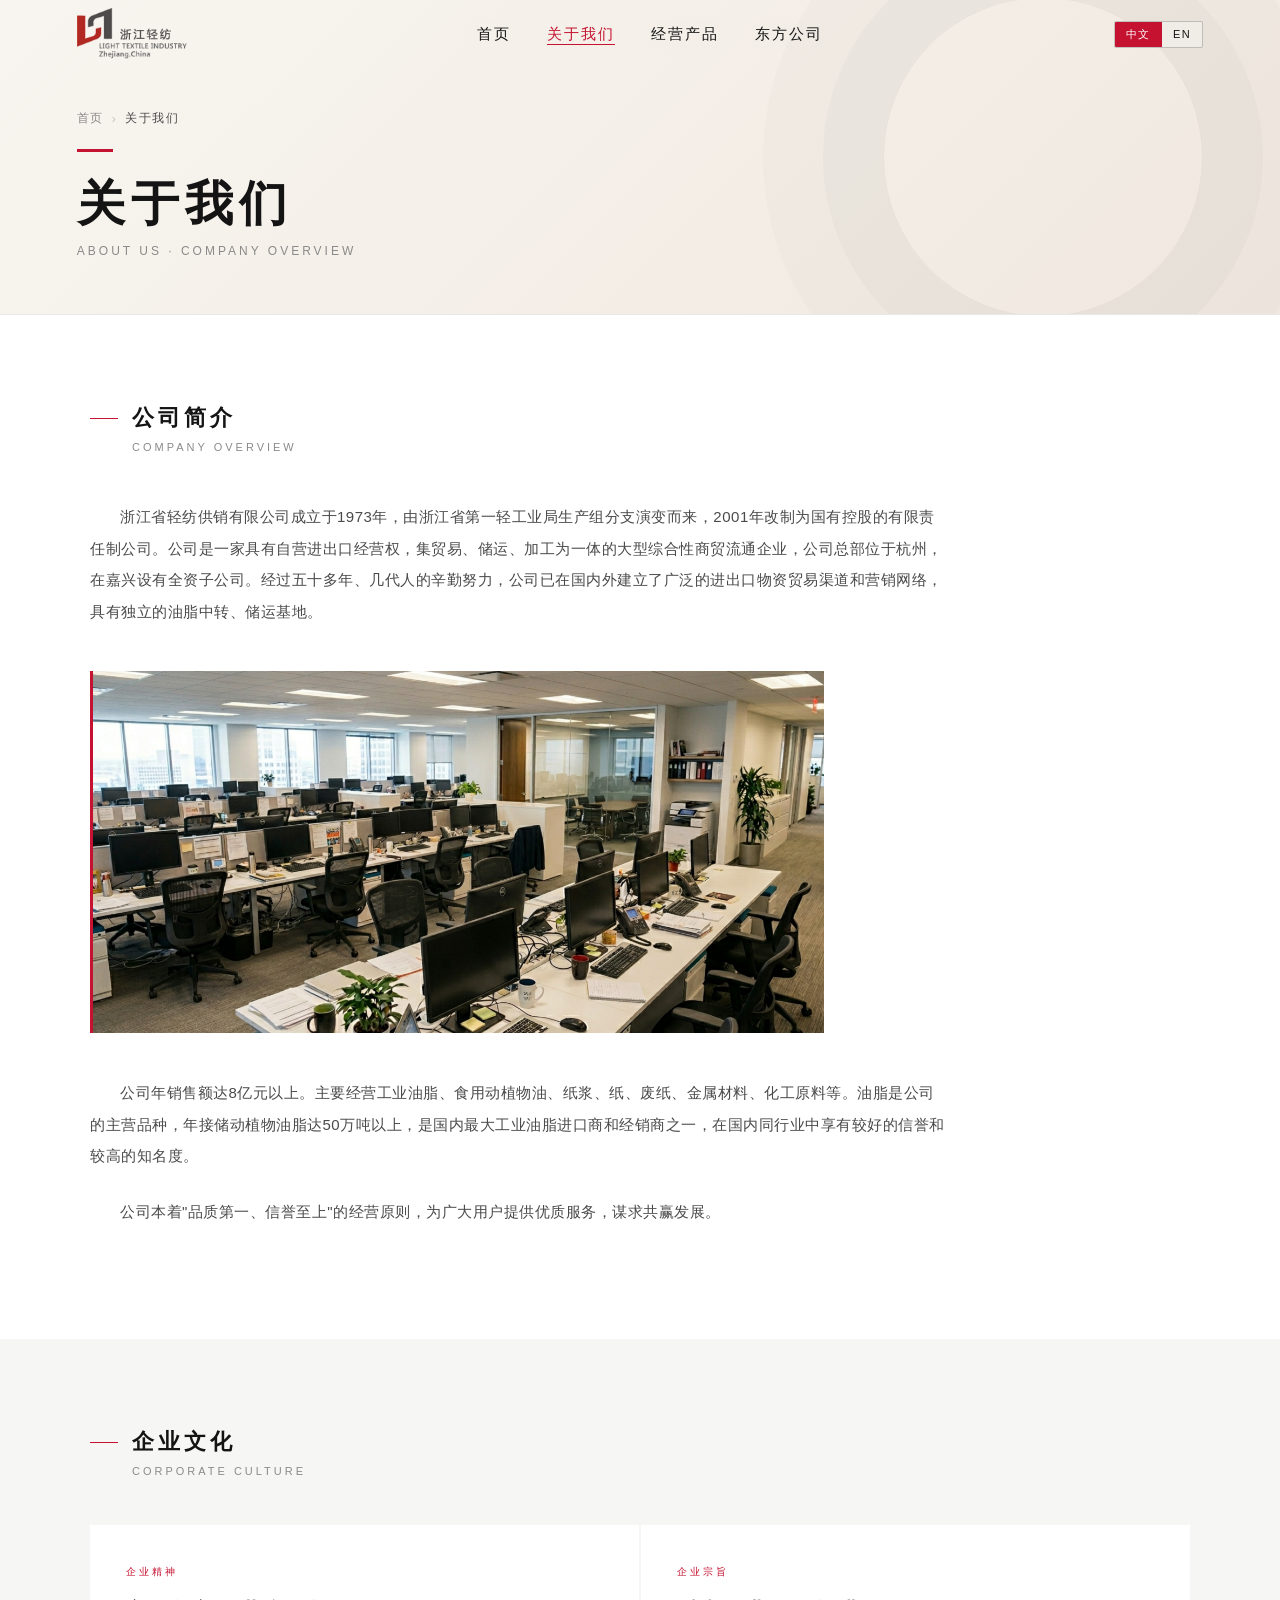
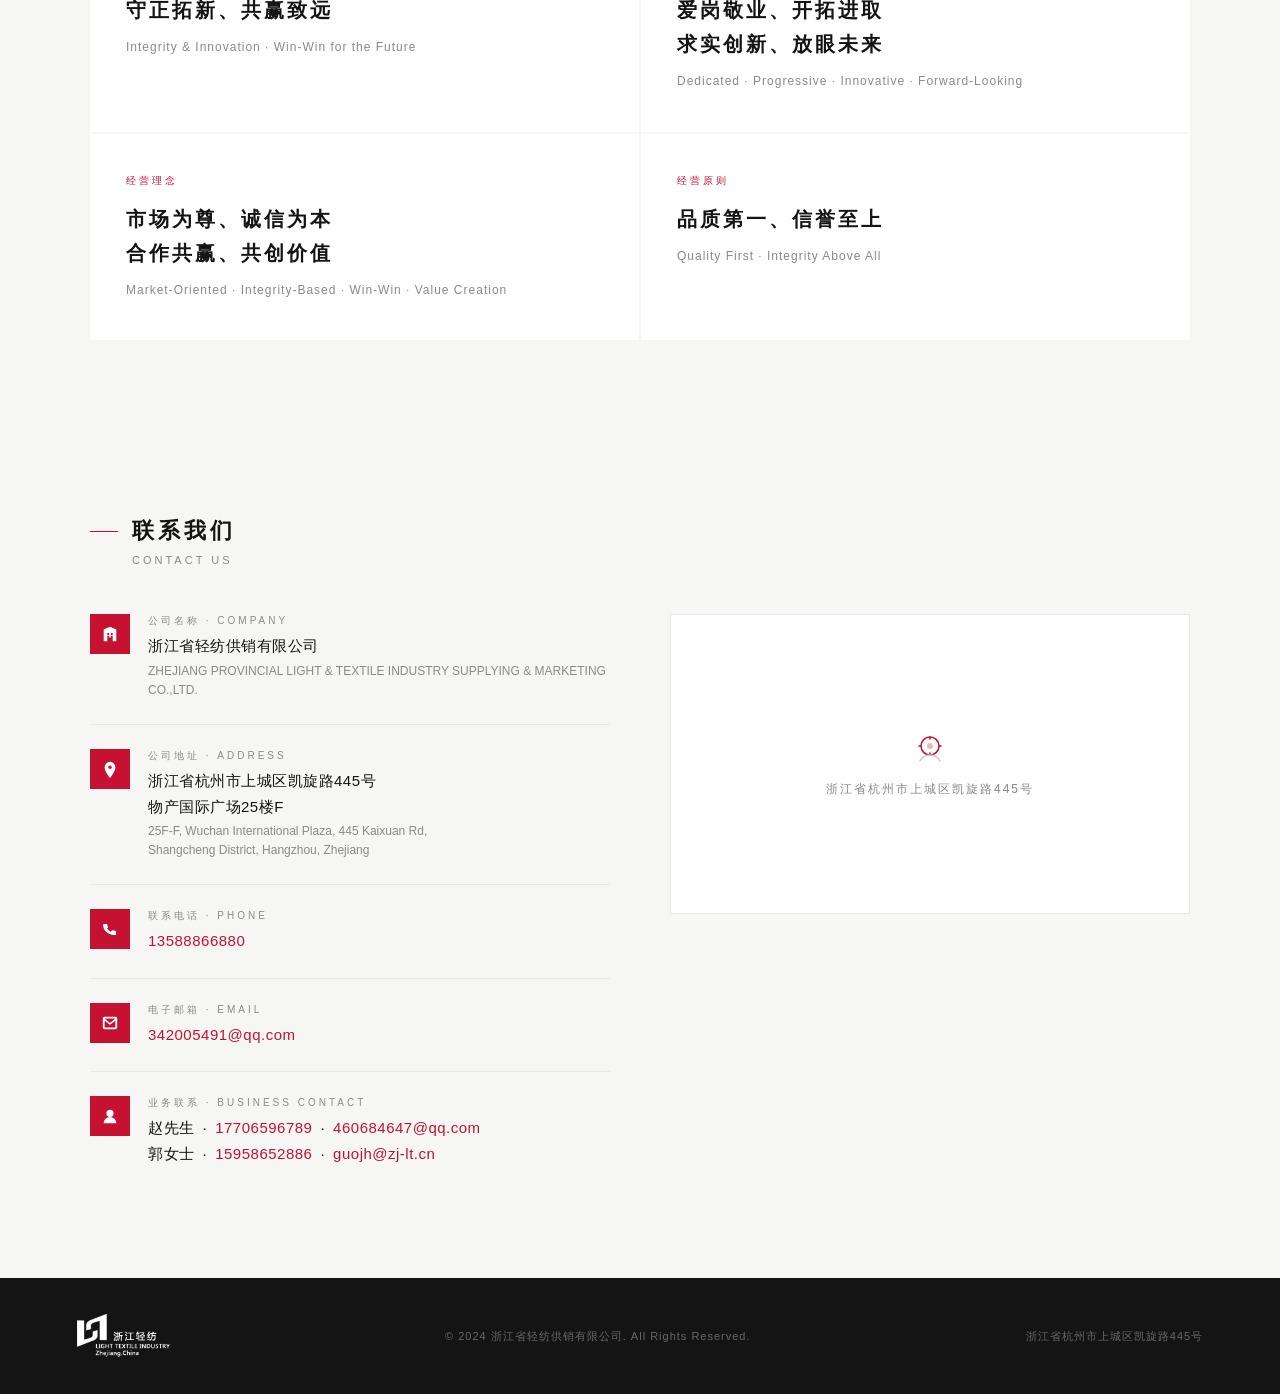
<file: about.html>
<!DOCTYPE html>
<html lang="zh-CN">
<head>
  <meta charset="UTF-8" />
  <meta name="viewport" content="width=device-width, initial-scale=1.0" />
  <title>关于我们 | 浙江省轻纺供销有限公司</title>
  <link rel="stylesheet" href="style.css" />
</head>
<body>

<!-- ════════════════════════════ NAV ════════════════════════════ -->
<nav id="nav">
  <a class="logo" href="index.html">
    <img class="logo-img" src="images/logo-2.png" alt="浙江轻纺 Light Textile Industry" />
  </a>

  <ul class="nav-links">
    <li><a href="index.html"          data-i18n="nav_home"></a></li>
    <li><a href="about.html"          data-i18n="nav_about" class="nav-active"></a></li>
    <li><a href="index.html#business" data-i18n="nav_products"></a></li>
    <li><a href="dongfang.html"       data-i18n="nav_dongfang"></a></li>
  </ul>

  <div style="display:flex;align-items:center;gap:20px">
    <div class="lang-toggle">
      <button id="btn-cn" class="active" onclick="setLang('cn')">中文</button>
      <button id="btn-en"               onclick="setLang('en')">EN</button>
    </div>
    <div class="hamburger" id="ham" onclick="toggleMenu()">
      <span></span><span></span><span></span>
    </div>
  </div>
</nav>

<div class="mobile-menu" id="mobileMenu">
  <a href="index.html"          onclick="toggleMenu()" data-i18n="nav_home"></a>
  <a href="about.html"          onclick="toggleMenu()" data-i18n="nav_about"></a>
  <a href="index.html#business" onclick="toggleMenu()" data-i18n="nav_products"></a>
  <a href="#"                   onclick="toggleMenu()" data-i18n="nav_dongfang"></a>
</div>

<!-- ════════════════════════════ BANNER ════════════════════════════ -->
<div class="page-banner">
  <div class="breadcrumb">
    <a href="index.html" data-i18n="nav_home"></a>
    <span>›</span>
    <span data-i18n="nav_about"></span>
  </div>
  <div class="red-bar"></div>
  <h1 data-i18n="nav_about"></h1>
  <p  data-i18n="about_banner_en"></p>
</div>

<!-- ════════════════════════════ 公司简介 ════════════════════════════ -->
<div class="a-section" id="intro">
  <div class="a-section-inner">
    <div class="a-head rv">
      <div class="a-tag"><span data-i18n="tab_intro"></span></div>
      <p class="a-tag-en" data-i18n="tab_intro_en"></p>
    </div>

    <div class="intro-body">
      <p class="rv" data-i18n="intro_p1"></p>

      <div class="intro-img rv">
        <img src="images/office.png" alt="浙江省轻纺供销有限公司办公环境" style="width:66.67%;display:block;" />
      </div>

      <p class="rv" data-i18n="intro_p2"></p>
      <p class="rv" data-i18n="intro_p3"></p>
    </div>
  </div>
</div>

<!-- ════════════════════════════ 企业文化 ════════════════════════════ -->
<div class="a-section a-section-alt" id="culture">
  <div class="a-section-inner">
    <div class="a-head rv">
      <div class="a-tag"><span data-i18n="tab_culture"></span></div>
      <p class="a-tag-en" data-i18n="tab_culture_en"></p>
    </div>

    <div class="culture-grid">
      <div class="culture-card rv d1">
        <div class="culture-label" data-i18n="cult1_lbl"></div>
        <div class="culture-value" data-i18n="cult1_val"></div>
        <div class="culture-value-en" data-i18n="cult1_en"></div>
      </div>
      <div class="culture-card rv d2">
        <div class="culture-label" data-i18n="cult2_lbl"></div>
        <div class="culture-value" data-i18n="cult2_val"></div>
        <div class="culture-value-en" data-i18n="cult2_en"></div>
      </div>
      <div class="culture-card rv d3">
        <div class="culture-label" data-i18n="cult3_lbl"></div>
        <div class="culture-value" data-i18n="cult3_val"></div>
        <div class="culture-value-en" data-i18n="cult3_en"></div>
      </div>
      <div class="culture-card rv d4">
        <div class="culture-label" data-i18n="cult4_lbl"></div>
        <div class="culture-value" data-i18n="cult4_val"></div>
        <div class="culture-value-en" data-i18n="cult4_en"></div>
      </div>
    </div>
  </div>
</div>

<!-- ════════════════════════════ 发展历程 (暂时隐藏，之后可能恢复) ════════════════════════════ -->
<!--
<div class="a-section" id="history">
  <div class="a-section-inner">
    <div class="a-head rv">
      <div class="a-tag"><span data-i18n="tab_history"></span></div>
      <p class="a-tag-en" data-i18n="tab_history_en"></p>
    </div>

    <div class="timeline">
      <div class="tl-item rv d1">
        <div class="tl-dot"></div>
        <div class="tl-year">1973.12</div>
        <div class="tl-text" data-i18n="tl1"></div>
      </div>
      <div class="tl-item rv d2">
        <div class="tl-dot"></div>
        <div class="tl-year">1977.08</div>
        <div class="tl-text" data-i18n="tl2"></div>
      </div>
      <div class="tl-item rv d1">
        <div class="tl-dot"></div>
        <div class="tl-year">1981.09</div>
        <div class="tl-text" data-i18n="tl3"></div>
      </div>
      <div class="tl-item rv d2">
        <div class="tl-dot"></div>
        <div class="tl-year">1985.02</div>
        <div class="tl-text" data-i18n="tl4"></div>
      </div>
      <div class="tl-item rv d1">
        <div class="tl-dot"></div>
        <div class="tl-year">1986.11</div>
        <div class="tl-text" data-i18n="tl5"></div>
      </div>
      <div class="tl-item rv d2">
        <div class="tl-dot"></div>
        <div class="tl-year">1990.09</div>
        <div class="tl-text" data-i18n="tl6"></div>
      </div>
      <div class="tl-item rv d1">
        <div class="tl-dot"></div>
        <div class="tl-year">2001</div>
        <div class="tl-text" data-i18n="tl7"></div>
      </div>
      <div class="tl-item rv d2">
        <div class="tl-dot"></div>
        <div class="tl-year">2024</div>
        <div class="tl-text" data-i18n="tl8"></div>
      </div>
    </div>
  </div>
</div>
-->

<!-- ════════════════════════════ 联系我们 ════════════════════════════ -->
<div class="a-section a-section-alt" id="contact">
  <div class="a-section-inner">
    <div class="a-head rv">
      <div class="a-tag"><span data-i18n="tab_contact"></span></div>
      <p class="a-tag-en" data-i18n="tab_contact_en"></p>
    </div>

    <div class="contact-panel-grid">
      <div class="c-items">
        <div class="cp-item rv d1">
          <div class="cp-icon">
            <svg width="18" height="18" viewBox="0 0 20 20" fill="currentColor">
              <path d="M3 18V5l7-3 7 3v13h-4v-4H7v4H3Zm4-7h2V9H7v2Zm4 0h2V9h-2v2Zm-4 3h2v-2H7v2Zm4 0h2v-2h-2v2Z"/>
            </svg>
          </div>
          <div>
            <p class="cp-lbl" data-i18n="c_company_lbl"></p>
            <p class="cp-val" data-i18n="c_company_val"></p>
            <p class="cp-val-en" data-i18n="c_company_en"></p>
          </div>
        </div>
        <div class="cp-item rv d2">
          <div class="cp-icon">
            <svg width="18" height="18" viewBox="0 0 20 20" fill="currentColor">
              <path d="M10 2a6 6 0 0 0-6 6c0 4.5 6 12 6 12s6-7.5 6-12a6 6 0 0 0-6-6Zm0 8a2 2 0 1 1 0-4 2 2 0 0 1 0 4Z"/>
            </svg>
          </div>
          <div>
            <p class="cp-lbl" data-i18n="c_addr_lbl"></p>
            <p class="cp-val" data-i18n="c_addr_val"></p>
            <p class="cp-val-en" data-i18n="c_addr_en"></p>
          </div>
        </div>
        <div class="cp-item rv d1">
          <div class="cp-icon">
            <svg width="18" height="18" viewBox="0 0 20 20" fill="currentColor">
              <path d="M6.6 8.8c.9 1.8 2.4 3.3 4.2 4.2l1.4-1.4c.2-.2.5-.3.7-.1 1 .3 2.1.5 3.1.5.4 0 .7.3.7.7V16c0 .4-.3.7-.7.7C7.5 16.7 2.3 11.5 2.3 5.2 2.3 4.8 2.6 4.5 3 4.5h3.5c.4 0 .7.3.7.7 0 1.1.2 2.1.5 3.1.1.2 0 .5-.1.7L6.6 8.8Z"/>
            </svg>
          </div>
          <div>
            <p class="cp-lbl" data-i18n="c_tel_lbl"></p>
            <p class="cp-val"><a href="tel:13588866880">13588866880</a></p>
          </div>
        </div>
        <div class="cp-item rv d2">
          <div class="cp-icon">
            <svg width="18" height="18" viewBox="0 0 20 20" fill="currentColor">
              <path d="M2 5a2 2 0 0 1 2-2h12a2 2 0 0 1 2 2v10a2 2 0 0 1-2 2H4a2 2 0 0 1-2-2V5Zm2 0 6 5 6-5H4Zm0 2.5V15h12V7.5L10 12 4 7.5Z"/>
            </svg>
          </div>
          <div>
            <p class="cp-lbl" data-i18n="c_email_lbl"></p>
            <p class="cp-val"><a href="mailto:342005491@qq.com">342005491@qq.com</a></p>
          </div>
        </div>
        <div class="cp-item rv d1" style="border-bottom:none">
          <div class="cp-icon">
            <svg width="18" height="18" viewBox="0 0 20 20" fill="currentColor">
              <path d="M10 11a4 4 0 1 0 0-8 4 4 0 0 0 0 8Zm-7 7a7 7 0 0 1 14 0H3Z"/>
            </svg>
          </div>
          <div>
            <p class="cp-lbl" data-i18n="c_biz_contact_lbl"></p>
            <p class="cp-val"><span data-i18n="c_biz_contact_name"></span>&ensp;·&ensp;<a href="tel:17706596789">17706596789</a>&ensp;·&ensp;<a href="mailto:460684647@qq.com">460684647@qq.com</a></p>
            <p class="cp-val"><span data-i18n="c_biz_contact_name2"></span>&ensp;·&ensp;<a href="tel:15958652886">15958652886</a>&ensp;·&ensp;<a href="mailto:guojh@zj-lt.cn">guojh@zj-lt.cn</a></p>
          </div>
        </div>
      </div>

      <div class="rv d2" style="display:flex;flex-direction:column;gap:0">
        <div class="map-placeholder">
          <svg width="36" height="36" viewBox="0 0 36 36" fill="none">
            <circle cx="18" cy="15" r="9" stroke="#C41230" stroke-width="1.5"/>
            <path d="M18 6v2M18 22v2M9 15H7M29 15h-2" stroke="#C41230" stroke-width="1.5" stroke-linecap="round"/>
            <circle cx="18" cy="15" r="3" fill="#C41230" opacity=".3"/>
            <path d="M8 30c2-4 5-6 10-6s8 2 10 6" stroke="#ccc" stroke-width="1.5" stroke-linecap="round"/>
          </svg>
          <span data-i18n="map_hint"></span>
        </div>
      </div>
    </div>
  </div>
</div>

<!-- ════════════════════════════ FOOTER ════════════════════════════ -->
<footer>
  <div class="f-logo"><img src="images/logo-2.png" alt="浙江轻纺" style="height:44px;width:auto;filter:brightness(0) invert(1);display:block;" /></div>
  <div class="f-copy" data-i18n="footer_copy"></div>
  <div class="f-addr" data-i18n="footer_addr"></div>
</footer>

<script src="main.js"></script>
</body>
</html>
</file>
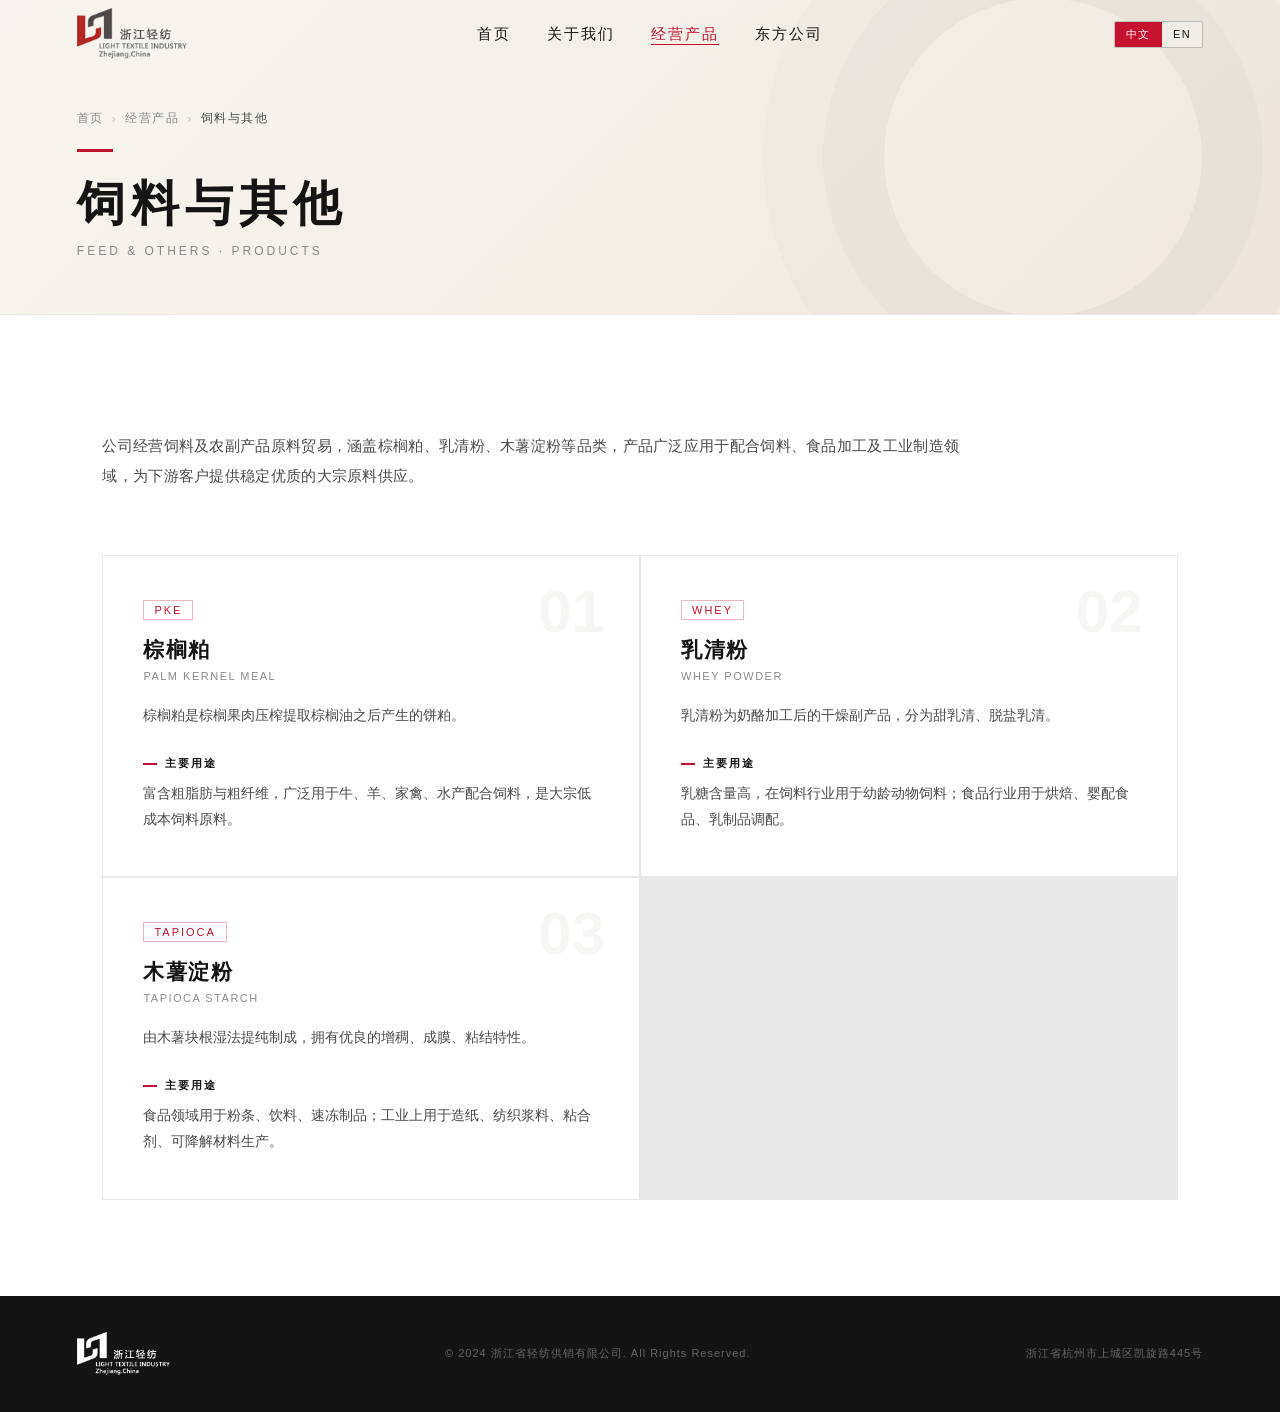
<file: feed.html>
<!DOCTYPE html>
<html lang="zh-CN">
<head>
  <meta charset="UTF-8" />
  <meta name="viewport" content="width=device-width, initial-scale=1.0" />
  <title>饲料与其他 | 浙江省轻纺供销有限公司</title>
  <link rel="stylesheet" href="style.css" />
  <style>
    .oils-section {
      padding: 84px 8% 96px;
      background: var(--white);
    }
    .oils-lead {
      max-width: 860px;
      margin: 32px 0 64px;
      font-size: 15px;
      line-height: 2;
      color: var(--gray);
      letter-spacing: .3px;
    }
    .prod-grid {
      display: grid;
      grid-template-columns: repeat(2, 1fr);
      gap: 2px;
      background: var(--line);
      border: 1px solid var(--line);
    }
    .prod-card {
      background: var(--white);
      padding: 44px 40px;
      position: relative;
      overflow: hidden;
      transition: background .4s var(--ease);
    }
    .prod-card::before {
      content: '';
      position: absolute; top: 0; left: 0;
      width: 3px; height: 0;
      background: var(--red);
      transition: height .5s var(--ease);
    }
    .prod-card:hover { background: #fcfbfa; }
    .prod-card:hover::before { height: 100%; }
    .prod-idx {
      position: absolute; top: 26px; right: 34px;
      font-size: 60px; font-weight: 700;
      color: var(--bg); line-height: 1;
      user-select: none;
      transition: color .4s;
    }
    .prod-card:hover .prod-idx { color: rgba(196,18,48,.06); }
    .prod-code {
      display: inline-block;
      font-size: 11px; letter-spacing: 2px;
      color: var(--red);
      border: 1px solid rgba(196,18,48,.3);
      padding: 3px 10px;
      margin-bottom: 16px;
    }
    .prod-name {
      font-size: 21px; font-weight: 700;
      letter-spacing: 1.5px;
      color: var(--ink);
      margin-bottom: 6px;
    }
    .prod-name-en {
      font-size: 11px; letter-spacing: 1.5px;
      color: var(--muted); text-transform: uppercase;
      margin-bottom: 20px;
    }
    .prod-intro {
      font-size: 14px; color: var(--gray);
      line-height: 1.9;
      margin-bottom: 22px;
    }
    .prod-use-lbl {
      display: inline-flex; align-items: center; gap: 8px;
      font-size: 11px; letter-spacing: 2px;
      color: var(--ink); font-weight: 700;
      text-transform: uppercase;
      margin-bottom: 10px;
    }
    .prod-use-lbl::before {
      content: '';
      width: 14px; height: 2px;
      background: var(--red);
    }
    .prod-use {
      font-size: 13.5px; color: var(--gray);
      line-height: 1.9;
    }
    @media (max-width: 800px) {
      .prod-grid { grid-template-columns: 1fr; }
      .prod-card { padding: 36px 28px; }
    }
  </style>
</head>
<body>

<!-- ════════════════════════════ NAV ════════════════════════════ -->
<nav id="nav">
  <a class="logo" href="index.html">
    <img class="logo-img" src="images/logo-2.png" alt="浙江轻纺 Light Textile Industry" />
  </a>

  <ul class="nav-links">
    <li><a href="index.html"          data-i18n="nav_home"></a></li>
    <li><a href="about.html"          data-i18n="nav_about"></a></li>
    <li><a href="index.html#business" data-i18n="nav_products" class="nav-active"></a></li>
    <li><a href="dongfang.html"       data-i18n="nav_dongfang"></a></li>
  </ul>

  <div style="display:flex;align-items:center;gap:20px">
    <div class="lang-toggle">
      <button id="btn-cn" class="active" onclick="setLang('cn')">中文</button>
      <button id="btn-en"               onclick="setLang('en')">EN</button>
    </div>
    <div class="hamburger" id="ham" onclick="toggleMenu()">
      <span></span><span></span><span></span>
    </div>
  </div>
</nav>

<div class="mobile-menu" id="mobileMenu">
  <a href="index.html"          onclick="toggleMenu()" data-i18n="nav_home"></a>
  <a href="about.html"          onclick="toggleMenu()" data-i18n="nav_about"></a>
  <a href="index.html#business" onclick="toggleMenu()" data-i18n="nav_products"></a>
  <a href="dongfang.html"       onclick="toggleMenu()" data-i18n="nav_dongfang"></a>
</div>

<!-- ════════════════════════════ BANNER ════════════════════════════ -->
<div class="page-banner">
  <div class="breadcrumb">
    <a href="index.html" data-i18n="nav_home"></a>
    <span>›</span>
    <a href="index.html#business" data-i18n="nav_products"></a>
    <span>›</span>
    <span data-i18n="biz3_name"></span>
  </div>
  <div class="red-bar"></div>
  <h1 data-i18n="biz3_name"></h1>
  <p  data-i18n="feed_banner_en"></p>
</div>

<!-- ════════════════════════════ 产品 ════════════════════════════ -->
<div class="oils-section">
  <p class="oils-lead rv" data-i18n="feed_intro"></p>

  <div class="prod-grid">
    <div class="prod-card rv">
      <div class="prod-idx">01</div>
      <span class="prod-code" data-i18n="f1_code"></span>
      <h3 class="prod-name" data-i18n="f1_name"></h3>
      <p class="prod-name-en" data-i18n="f1_name_en"></p>
      <p class="prod-intro" data-i18n="f1_intro"></p>
      <div class="prod-use-lbl" data-i18n="feed_use_lbl"></div>
      <p class="prod-use" data-i18n="f1_use"></p>
    </div>
    <div class="prod-card rv">
      <div class="prod-idx">02</div>
      <span class="prod-code" data-i18n="f2_code"></span>
      <h3 class="prod-name" data-i18n="f2_name"></h3>
      <p class="prod-name-en" data-i18n="f2_name_en"></p>
      <p class="prod-intro" data-i18n="f2_intro"></p>
      <div class="prod-use-lbl" data-i18n="feed_use_lbl"></div>
      <p class="prod-use" data-i18n="f2_use"></p>
    </div>
    <div class="prod-card rv">
      <div class="prod-idx">03</div>
      <span class="prod-code" data-i18n="f3_code"></span>
      <h3 class="prod-name" data-i18n="f3_name"></h3>
      <p class="prod-name-en" data-i18n="f3_name_en"></p>
      <p class="prod-intro" data-i18n="f3_intro"></p>
      <div class="prod-use-lbl" data-i18n="feed_use_lbl"></div>
      <p class="prod-use" data-i18n="f3_use"></p>
    </div>
  </div>
</div>

<!-- ════════════════════════════ FOOTER ════════════════════════════ -->
<footer>
  <div class="f-logo"><img src="images/logo-2.png" alt="浙江轻纺" style="height:44px;width:auto;filter:brightness(0) invert(1);display:block;" /></div>
  <div class="f-copy" data-i18n="footer_copy"></div>
  <div class="f-addr" data-i18n="footer_addr"></div>
</footer>

<script src="main.js"></script>
</body>
</html>
</file>
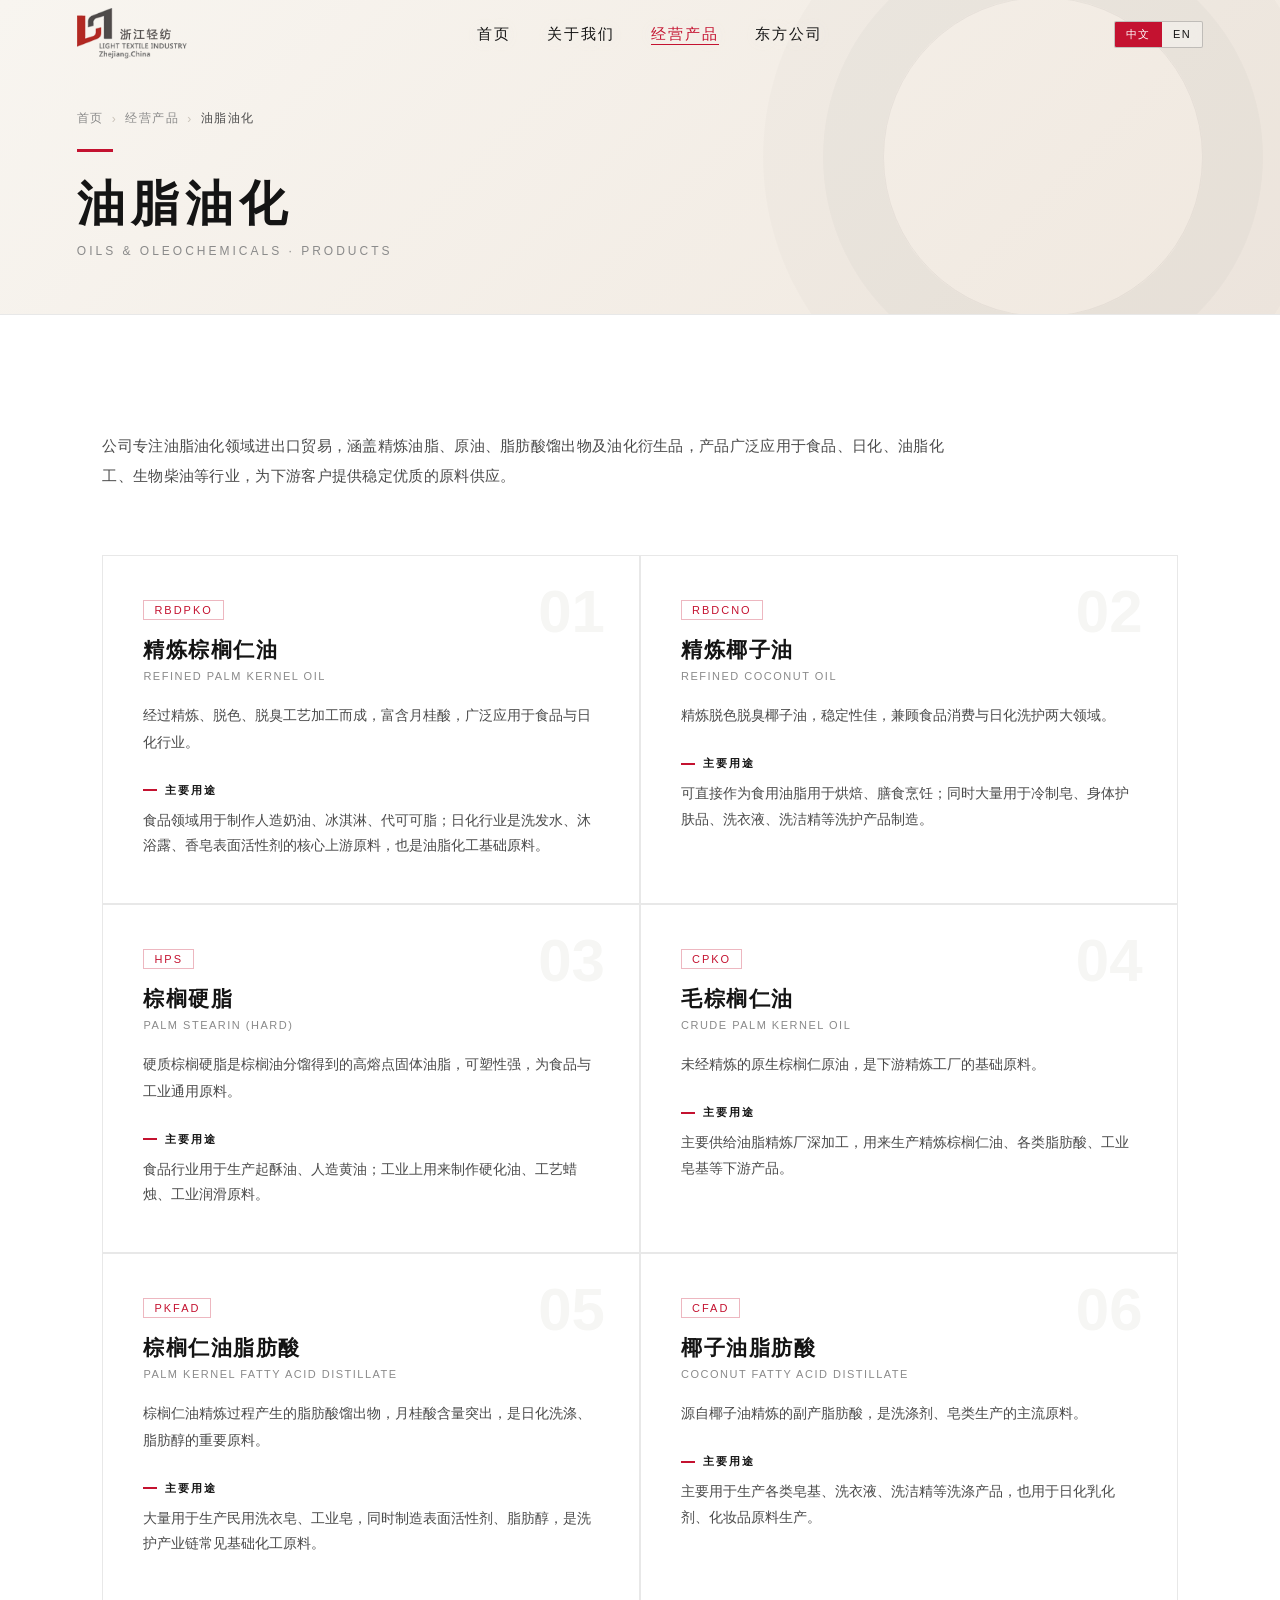
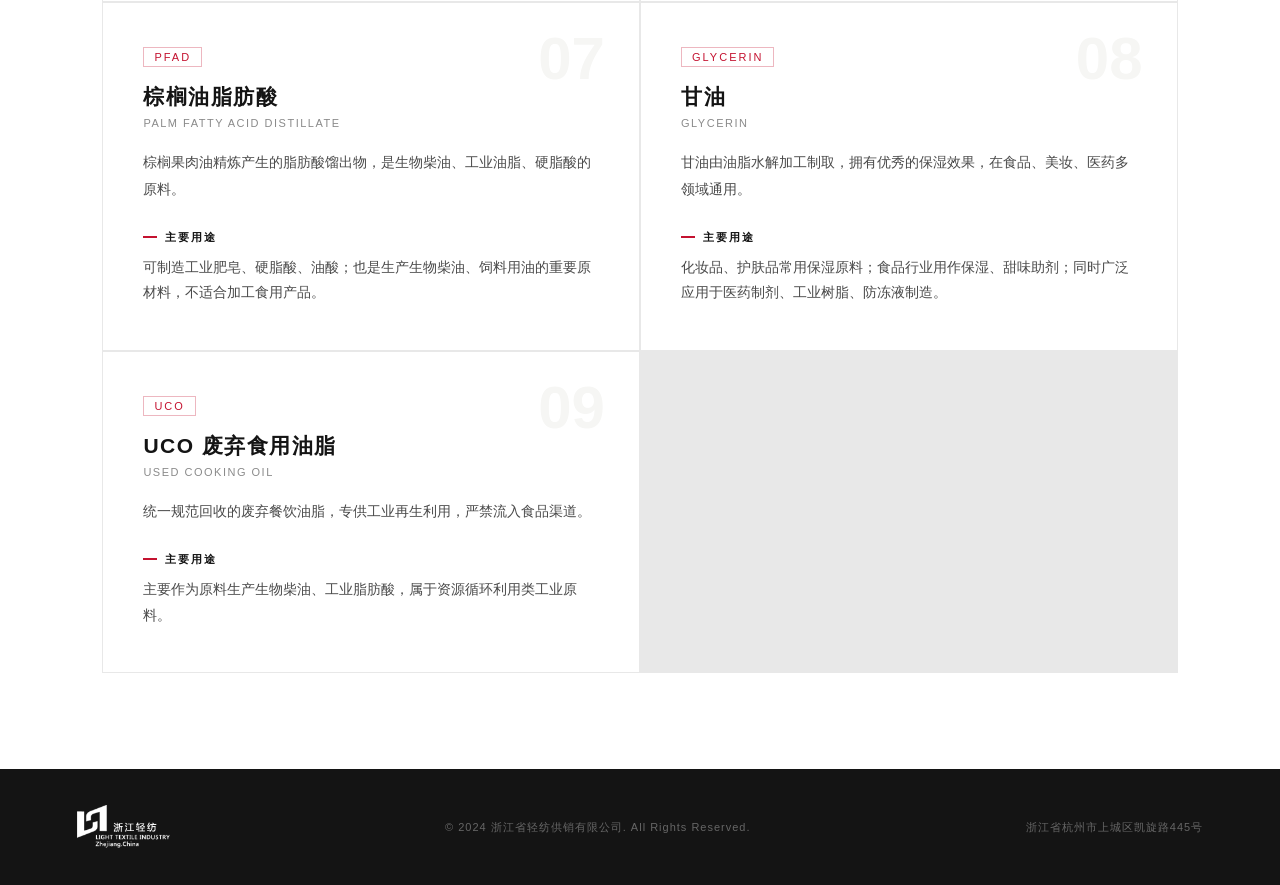
<file: oils.html>
<!DOCTYPE html>
<html lang="zh-CN">
<head>
  <meta charset="UTF-8" />
  <meta name="viewport" content="width=device-width, initial-scale=1.0" />
  <title>油脂油化 | 浙江省轻纺供销有限公司</title>
  <link rel="stylesheet" href="style.css" />
  <style>
    .oils-section {
      padding: 84px 8% 96px;
      background: var(--white);
    }
    .oils-lead {
      max-width: 860px;
      margin: 32px 0 64px;
      font-size: 15px;
      line-height: 2;
      color: var(--gray);
      letter-spacing: .3px;
    }
    .prod-grid {
      display: grid;
      grid-template-columns: repeat(2, 1fr);
      gap: 2px;
      background: var(--line);
      border: 1px solid var(--line);
    }
    .prod-card {
      background: var(--white);
      padding: 44px 40px;
      position: relative;
      overflow: hidden;
      transition: background .4s var(--ease);
    }
    .prod-card::before {
      content: '';
      position: absolute; top: 0; left: 0;
      width: 3px; height: 0;
      background: var(--red);
      transition: height .5s var(--ease);
    }
    .prod-card:hover { background: #fcfbfa; }
    .prod-card:hover::before { height: 100%; }
    .prod-idx {
      position: absolute; top: 26px; right: 34px;
      font-size: 60px; font-weight: 700;
      color: var(--bg); line-height: 1;
      user-select: none;
      transition: color .4s;
    }
    .prod-card:hover .prod-idx { color: rgba(196,18,48,.06); }
    .prod-code {
      display: inline-block;
      font-size: 11px; letter-spacing: 2px;
      color: var(--red);
      border: 1px solid rgba(196,18,48,.3);
      padding: 3px 10px;
      margin-bottom: 16px;
    }
    .prod-name {
      font-size: 21px; font-weight: 700;
      letter-spacing: 1.5px;
      color: var(--ink);
      margin-bottom: 6px;
    }
    .prod-name-en {
      font-size: 11px; letter-spacing: 1.5px;
      color: var(--muted); text-transform: uppercase;
      margin-bottom: 20px;
    }
    .prod-intro {
      font-size: 14px; color: var(--gray);
      line-height: 1.9;
      margin-bottom: 22px;
    }
    .prod-use-lbl {
      display: inline-flex; align-items: center; gap: 8px;
      font-size: 11px; letter-spacing: 2px;
      color: var(--ink); font-weight: 700;
      text-transform: uppercase;
      margin-bottom: 10px;
    }
    .prod-use-lbl::before {
      content: '';
      width: 14px; height: 2px;
      background: var(--red);
    }
    .prod-use {
      font-size: 13.5px; color: var(--gray);
      line-height: 1.9;
    }
    @media (max-width: 800px) {
      .prod-grid { grid-template-columns: 1fr; }
      .prod-card { padding: 36px 28px; }
    }
  </style>
</head>
<body>

<!-- ════════════════════════════ NAV ════════════════════════════ -->
<nav id="nav">
  <a class="logo" href="index.html">
    <img class="logo-img" src="images/logo-2.png" alt="浙江轻纺 Light Textile Industry" />
  </a>

  <ul class="nav-links">
    <li><a href="index.html"          data-i18n="nav_home"></a></li>
    <li><a href="about.html"          data-i18n="nav_about"></a></li>
    <li><a href="index.html#business" data-i18n="nav_products" class="nav-active"></a></li>
    <li><a href="dongfang.html"       data-i18n="nav_dongfang"></a></li>
  </ul>

  <div style="display:flex;align-items:center;gap:20px">
    <div class="lang-toggle">
      <button id="btn-cn" class="active" onclick="setLang('cn')">中文</button>
      <button id="btn-en"               onclick="setLang('en')">EN</button>
    </div>
    <div class="hamburger" id="ham" onclick="toggleMenu()">
      <span></span><span></span><span></span>
    </div>
  </div>
</nav>

<div class="mobile-menu" id="mobileMenu">
  <a href="index.html"          onclick="toggleMenu()" data-i18n="nav_home"></a>
  <a href="about.html"          onclick="toggleMenu()" data-i18n="nav_about"></a>
  <a href="index.html#business" onclick="toggleMenu()" data-i18n="nav_products"></a>
  <a href="dongfang.html"       onclick="toggleMenu()" data-i18n="nav_dongfang"></a>
</div>

<!-- ════════════════════════════ BANNER ════════════════════════════ -->
<div class="page-banner">
  <div class="breadcrumb">
    <a href="index.html" data-i18n="nav_home"></a>
    <span>›</span>
    <a href="index.html#business" data-i18n="nav_products"></a>
    <span>›</span>
    <span data-i18n="biz1_name"></span>
  </div>
  <div class="red-bar"></div>
  <h1 data-i18n="biz1_name"></h1>
  <p  data-i18n="oils_banner_en"></p>
</div>

<!-- ════════════════════════════ 产品 ════════════════════════════ -->
<div class="oils-section">
  <p class="oils-lead rv" data-i18n="oils_intro"></p>

  <div class="prod-grid">
    <div class="prod-card rv">
      <div class="prod-idx">01</div>
      <span class="prod-code" data-i18n="p1_code"></span>
      <h3 class="prod-name" data-i18n="p1_name"></h3>
      <p class="prod-name-en" data-i18n="p1_name_en"></p>
      <p class="prod-intro" data-i18n="p1_intro"></p>
      <div class="prod-use-lbl" data-i18n="oils_use_lbl"></div>
      <p class="prod-use" data-i18n="p1_use"></p>
    </div>
    <div class="prod-card rv">
      <div class="prod-idx">02</div>
      <span class="prod-code" data-i18n="p2_code"></span>
      <h3 class="prod-name" data-i18n="p2_name"></h3>
      <p class="prod-name-en" data-i18n="p2_name_en"></p>
      <p class="prod-intro" data-i18n="p2_intro"></p>
      <div class="prod-use-lbl" data-i18n="oils_use_lbl"></div>
      <p class="prod-use" data-i18n="p2_use"></p>
    </div>
    <div class="prod-card rv">
      <div class="prod-idx">03</div>
      <span class="prod-code" data-i18n="p3_code"></span>
      <h3 class="prod-name" data-i18n="p3_name"></h3>
      <p class="prod-name-en" data-i18n="p3_name_en"></p>
      <p class="prod-intro" data-i18n="p3_intro"></p>
      <div class="prod-use-lbl" data-i18n="oils_use_lbl"></div>
      <p class="prod-use" data-i18n="p3_use"></p>
    </div>
    <div class="prod-card rv">
      <div class="prod-idx">04</div>
      <span class="prod-code" data-i18n="p4_code"></span>
      <h3 class="prod-name" data-i18n="p4_name"></h3>
      <p class="prod-name-en" data-i18n="p4_name_en"></p>
      <p class="prod-intro" data-i18n="p4_intro"></p>
      <div class="prod-use-lbl" data-i18n="oils_use_lbl"></div>
      <p class="prod-use" data-i18n="p4_use"></p>
    </div>
    <div class="prod-card rv">
      <div class="prod-idx">05</div>
      <span class="prod-code" data-i18n="p5_code"></span>
      <h3 class="prod-name" data-i18n="p5_name"></h3>
      <p class="prod-name-en" data-i18n="p5_name_en"></p>
      <p class="prod-intro" data-i18n="p5_intro"></p>
      <div class="prod-use-lbl" data-i18n="oils_use_lbl"></div>
      <p class="prod-use" data-i18n="p5_use"></p>
    </div>
    <div class="prod-card rv">
      <div class="prod-idx">06</div>
      <span class="prod-code" data-i18n="p6_code"></span>
      <h3 class="prod-name" data-i18n="p6_name"></h3>
      <p class="prod-name-en" data-i18n="p6_name_en"></p>
      <p class="prod-intro" data-i18n="p6_intro"></p>
      <div class="prod-use-lbl" data-i18n="oils_use_lbl"></div>
      <p class="prod-use" data-i18n="p6_use"></p>
    </div>
    <div class="prod-card rv">
      <div class="prod-idx">07</div>
      <span class="prod-code" data-i18n="p7_code"></span>
      <h3 class="prod-name" data-i18n="p7_name"></h3>
      <p class="prod-name-en" data-i18n="p7_name_en"></p>
      <p class="prod-intro" data-i18n="p7_intro"></p>
      <div class="prod-use-lbl" data-i18n="oils_use_lbl"></div>
      <p class="prod-use" data-i18n="p7_use"></p>
    </div>
    <div class="prod-card rv">
      <div class="prod-idx">08</div>
      <span class="prod-code" data-i18n="p8_code"></span>
      <h3 class="prod-name" data-i18n="p8_name"></h3>
      <p class="prod-name-en" data-i18n="p8_name_en"></p>
      <p class="prod-intro" data-i18n="p8_intro"></p>
      <div class="prod-use-lbl" data-i18n="oils_use_lbl"></div>
      <p class="prod-use" data-i18n="p8_use"></p>
    </div>
    <div class="prod-card rv">
      <div class="prod-idx">09</div>
      <span class="prod-code" data-i18n="p9_code"></span>
      <h3 class="prod-name" data-i18n="p9_name"></h3>
      <p class="prod-name-en" data-i18n="p9_name_en"></p>
      <p class="prod-intro" data-i18n="p9_intro"></p>
      <div class="prod-use-lbl" data-i18n="oils_use_lbl"></div>
      <p class="prod-use" data-i18n="p9_use"></p>
    </div>
  </div>
</div>

<!-- ════════════════════════════ FOOTER ════════════════════════════ -->
<footer>
  <div class="f-logo"><img src="images/logo-2.png" alt="浙江轻纺" style="height:44px;width:auto;filter:brightness(0) invert(1);display:block;" /></div>
  <div class="f-copy" data-i18n="footer_copy"></div>
  <div class="f-addr" data-i18n="footer_addr"></div>
</footer>

<script src="main.js"></script>
</body>
</html>
</file>
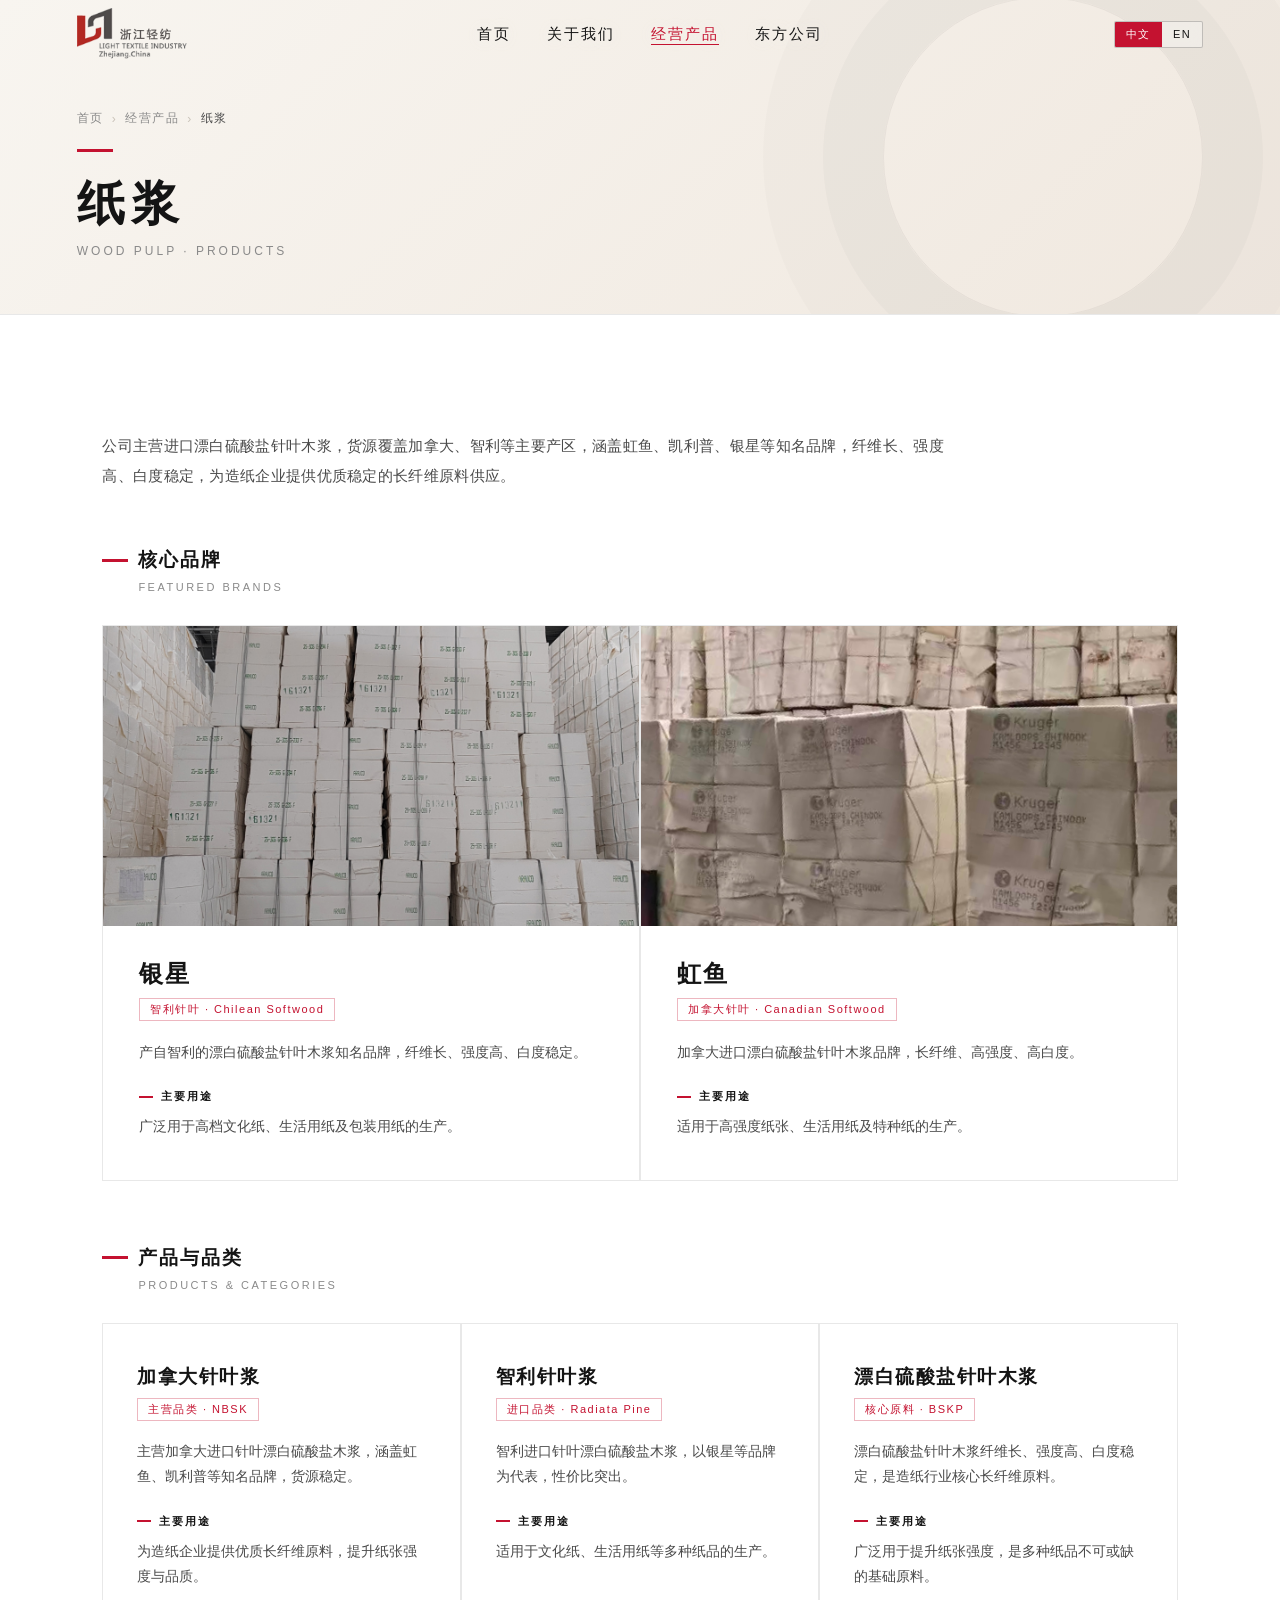
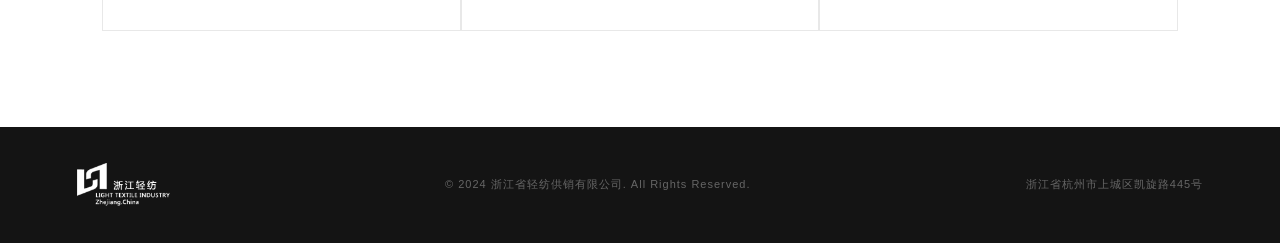
<file: pulp.html>
<!DOCTYPE html>
<html lang="zh-CN">
<head>
  <meta charset="UTF-8" />
  <meta name="viewport" content="width=device-width, initial-scale=1.0" />
  <title>纸浆 | 浙江省轻纺供销有限公司</title>
  <link rel="stylesheet" href="style.css" />
  <style>
    .pulp-section {
      padding: 84px 8% 96px;
      background: var(--white);
    }
    .pulp-lead {
      max-width: 860px;
      margin: 32px 0 56px;
      font-size: 15px;
      line-height: 2;
      color: var(--gray);
      letter-spacing: .3px;
    }
    .pulp-sub-head {
      margin: 64px 0 32px;
    }
    .pulp-sub-head:first-of-type { margin-top: 0; }
    .pulp-sub-tag {
      display: inline-flex; align-items: center; gap: 10px;
      font-size: 19px; font-weight: 700;
      letter-spacing: 2px; color: var(--ink);
    }
    .pulp-sub-tag::before {
      content: '';
      width: 26px; height: 3px;
      background: var(--red);
    }
    .pulp-sub-en {
      margin-top: 8px; margin-left: 36px;
      font-size: 11px; letter-spacing: 2.5px;
      color: var(--muted); text-transform: uppercase;
    }

    /* brand cards (with image) */
    .pulp-brand-grid {
      display: grid;
      grid-template-columns: repeat(2, 1fr);
      gap: 2px;
      background: var(--line);
      border: 1px solid var(--line);
    }
    .pulp-brand {
      background: var(--white);
      display: flex; flex-direction: column;
    }
    .pulp-brand-img {
      position: relative;
      height: 300px;
      overflow: hidden;
      background: var(--bg);
    }
    .pulp-brand-img img {
      width: 100%; height: 100%;
      object-fit: cover; display: block;
      transition: transform 1s var(--ease);
    }
    .pulp-brand:hover .pulp-brand-img img { transform: scale(1.05); }
    .pulp-brand-body { padding: 32px 36px 40px; }
    .pulp-brand-name {
      font-size: 24px; font-weight: 700;
      letter-spacing: 2px; color: var(--ink);
      margin-bottom: 8px;
    }
    .pulp-brand-tag {
      display: inline-block;
      font-size: 11px; letter-spacing: 1.5px;
      color: var(--red);
      border: 1px solid rgba(196,18,48,.3);
      padding: 3px 10px;
      margin-bottom: 18px;
    }
    .pulp-brand-intro {
      font-size: 14px; color: var(--gray);
      line-height: 1.9; margin-bottom: 18px;
    }
    .pulp-use-lbl {
      display: inline-flex; align-items: center; gap: 8px;
      font-size: 11px; letter-spacing: 2px;
      color: var(--ink); font-weight: 700;
      text-transform: uppercase; margin-bottom: 10px;
    }
    .pulp-use-lbl::before {
      content: ''; width: 14px; height: 2px; background: var(--red);
    }
    .pulp-use {
      font-size: 13.5px; color: var(--gray); line-height: 1.9;
    }

    /* category cards (text only) */
    .pulp-cat-grid {
      display: grid;
      grid-template-columns: repeat(3, 1fr);
      gap: 2px;
      background: var(--line);
      border: 1px solid var(--line);
    }
    .pulp-cat {
      background: var(--white);
      padding: 40px 34px;
      position: relative;
      overflow: hidden;
      transition: background .4s var(--ease);
    }
    .pulp-cat::before {
      content: ''; position: absolute; top: 0; left: 0;
      width: 3px; height: 0; background: var(--red);
      transition: height .5s var(--ease);
    }
    .pulp-cat:hover { background: #fcfbfa; }
    .pulp-cat:hover::before { height: 100%; }
    .pulp-cat-name {
      font-size: 19px; font-weight: 700;
      letter-spacing: 1.5px; color: var(--ink);
      margin-bottom: 8px;
    }
    .pulp-cat-tag {
      display: inline-block;
      font-size: 11px; letter-spacing: 1.5px;
      color: var(--red);
      border: 1px solid rgba(196,18,48,.3);
      padding: 3px 10px;
      margin-bottom: 18px;
    }
    .pulp-cat-intro {
      font-size: 13.5px; color: var(--gray);
      line-height: 1.9; margin-bottom: 18px;
    }

    @media (max-width: 800px) {
      .pulp-brand-grid,
      .pulp-cat-grid { grid-template-columns: 1fr; }
      .pulp-brand-img { height: 240px; }
    }
  </style>
</head>
<body>

<!-- ════════════════════════════ NAV ════════════════════════════ -->
<nav id="nav">
  <a class="logo" href="index.html">
    <img class="logo-img" src="images/logo-2.png" alt="浙江轻纺 Light Textile Industry" />
  </a>

  <ul class="nav-links">
    <li><a href="index.html"          data-i18n="nav_home"></a></li>
    <li><a href="about.html"          data-i18n="nav_about"></a></li>
    <li><a href="index.html#business" data-i18n="nav_products" class="nav-active"></a></li>
    <li><a href="dongfang.html"       data-i18n="nav_dongfang"></a></li>
  </ul>

  <div style="display:flex;align-items:center;gap:20px">
    <div class="lang-toggle">
      <button id="btn-cn" class="active" onclick="setLang('cn')">中文</button>
      <button id="btn-en"               onclick="setLang('en')">EN</button>
    </div>
    <div class="hamburger" id="ham" onclick="toggleMenu()">
      <span></span><span></span><span></span>
    </div>
  </div>
</nav>

<div class="mobile-menu" id="mobileMenu">
  <a href="index.html"          onclick="toggleMenu()" data-i18n="nav_home"></a>
  <a href="about.html"          onclick="toggleMenu()" data-i18n="nav_about"></a>
  <a href="index.html#business" onclick="toggleMenu()" data-i18n="nav_products"></a>
  <a href="dongfang.html"       onclick="toggleMenu()" data-i18n="nav_dongfang"></a>
</div>

<!-- ════════════════════════════ BANNER ════════════════════════════ -->
<div class="page-banner">
  <div class="breadcrumb">
    <a href="index.html" data-i18n="nav_home"></a>
    <span>›</span>
    <a href="index.html#business" data-i18n="nav_products"></a>
    <span>›</span>
    <span data-i18n="biz2_name"></span>
  </div>
  <div class="red-bar"></div>
  <h1 data-i18n="biz2_name"></h1>
  <p  data-i18n="pulp_banner_en"></p>
</div>

<!-- ════════════════════════════ 内容 ════════════════════════════ -->
<div class="pulp-section">
  <p class="pulp-lead rv" data-i18n="pulp_intro"></p>

  <!-- 核心品牌 -->
  <div class="pulp-sub-head rv">
    <div class="pulp-sub-tag" data-i18n="pulp_brand_lbl"></div>
    <p class="pulp-sub-en" data-i18n="pulp_brand_lbl_en"></p>
  </div>

  <div class="pulp-brand-grid">
    <div class="pulp-brand rv">
      <div class="pulp-brand-img"><img src="images/pulp-1.jpg" alt="银星 智利针叶木浆" loading="lazy" /></div>
      <div class="pulp-brand-body">
        <h3 class="pulp-brand-name" data-i18n="pulp1_name"></h3>
        <span class="pulp-brand-tag" data-i18n="pulp1_tag"></span>
        <p class="pulp-brand-intro" data-i18n="pulp1_intro"></p>
        <div class="pulp-use-lbl" data-i18n="pulp_use_lbl"></div>
        <p class="pulp-use" data-i18n="pulp1_use"></p>
      </div>
    </div>
    <div class="pulp-brand rv d1">
      <div class="pulp-brand-img"><img src="images/pulp-2.jpg" alt="虹鱼 加拿大针叶木浆" loading="lazy" /></div>
      <div class="pulp-brand-body">
        <h3 class="pulp-brand-name" data-i18n="pulp2_name"></h3>
        <span class="pulp-brand-tag" data-i18n="pulp2_tag"></span>
        <p class="pulp-brand-intro" data-i18n="pulp2_intro"></p>
        <div class="pulp-use-lbl" data-i18n="pulp_use_lbl"></div>
        <p class="pulp-use" data-i18n="pulp2_use"></p>
      </div>
    </div>
  </div>

  <!-- 产品与品类 -->
  <div class="pulp-sub-head rv">
    <div class="pulp-sub-tag" data-i18n="pulp_cat_lbl"></div>
    <p class="pulp-sub-en" data-i18n="pulp_cat_lbl_en"></p>
  </div>

  <div class="pulp-cat-grid">
    <div class="pulp-cat rv">
      <h3 class="pulp-cat-name" data-i18n="pulp3_name"></h3>
      <span class="pulp-cat-tag" data-i18n="pulp3_tag"></span>
      <p class="pulp-cat-intro" data-i18n="pulp3_intro"></p>
      <div class="pulp-use-lbl" data-i18n="pulp_use_lbl"></div>
      <p class="pulp-use" data-i18n="pulp3_use"></p>
    </div>
    <div class="pulp-cat rv d1">
      <h3 class="pulp-cat-name" data-i18n="pulp4_name"></h3>
      <span class="pulp-cat-tag" data-i18n="pulp4_tag"></span>
      <p class="pulp-cat-intro" data-i18n="pulp4_intro"></p>
      <div class="pulp-use-lbl" data-i18n="pulp_use_lbl"></div>
      <p class="pulp-use" data-i18n="pulp4_use"></p>
    </div>
    <div class="pulp-cat rv d2">
      <h3 class="pulp-cat-name" data-i18n="pulp5_name"></h3>
      <span class="pulp-cat-tag" data-i18n="pulp5_tag"></span>
      <p class="pulp-cat-intro" data-i18n="pulp5_intro"></p>
      <div class="pulp-use-lbl" data-i18n="pulp_use_lbl"></div>
      <p class="pulp-use" data-i18n="pulp5_use"></p>
    </div>
  </div>
</div>

<!-- ════════════════════════════ FOOTER ════════════════════════════ -->
<footer>
  <div class="f-logo"><img src="images/logo-2.png" alt="浙江轻纺" style="height:44px;width:auto;filter:brightness(0) invert(1);display:block;" /></div>
  <div class="f-copy" data-i18n="footer_copy"></div>
  <div class="f-addr" data-i18n="footer_addr"></div>
</footer>

<script src="main.js"></script>
</body>
</html>
</file>
<file: style.css>
/* ─── Reset & Variables ──────────────────────────────────────────── */
*, *::before, *::after { box-sizing: border-box; margin: 0; padding: 0; }

:root {
  --red:        #C41230;
  --red-dark:   #9B0E25;
  --red-light:  #E8183A;
  --ink:        #141414;
  --gray:       #4A4A4A;
  --muted:      #8A8A8A;
  --line:       #E8E8E8;
  --bg:         #F6F6F4;
  --white:      #FFFFFF;
  --font:       'PingFang SC','Noto Sans SC','Microsoft YaHei',sans-serif;
  --ease:       cubic-bezier(.25,.46,.45,.94);
}

html { scroll-behavior: smooth; }

body {
  font-family: var(--font);
  color: var(--ink);
  background: var(--white);
  overflow-x: hidden;
}

/* ─── Scrollbar ──────────────────────────────────────────────────── */
::-webkit-scrollbar { width: 4px; }
::-webkit-scrollbar-track { background: transparent; }
::-webkit-scrollbar-thumb { background: var(--red); border-radius: 2px; }

/* ─── Nav ────────────────────────────────────────────────────────── */
nav {
  position: fixed;
  inset: 0 0 auto;
  z-index: 900;
  height: 68px;
  padding: 0 6%;
  display: flex;
  align-items: center;
  justify-content: space-between;
  transition: background .4s var(--ease), box-shadow .4s var(--ease);
}
nav.solid {
  background: rgba(255,255,255,.96);
  backdrop-filter: blur(24px);
  box-shadow: 0 1px 0 var(--line);
}

.logo {
  display: flex;
  align-items: center;
  text-decoration: none;
  flex-shrink: 0;
}
.logo-img {
  height: 52px;
  width: auto;
  display: block;
  filter: none;
}

/* ── Language toggle ── */
.lang-toggle {
  display: flex;
  align-items: center;
  gap: 0;
  border: 1px solid var(--line);
  border-radius: 2px;
  overflow: hidden;
  flex-shrink: 0;
}
.lang-toggle button {
  padding: 5px 11px;
  font-family: var(--font);
  font-size: 11px; letter-spacing: 1.5px;
  background: transparent;
  border: none;
  cursor: pointer;
  color: var(--muted);
  transition: all .3s var(--ease);
}
.lang-toggle button.active {
  background: var(--red);
  color: #fff;
}
nav.solid .lang-toggle button.active {
  color: #fff;
}

.nav-links {
  display: flex; gap: 36px; list-style: none;
}
.nav-links a {
  font-size: 15px; letter-spacing: 2px;
  color: var(--gray);
  text-decoration: none;
  position: relative; padding-bottom: 3px;
  transition: color .3s;
}
.nav-links a::after {
  content: '';
  position: absolute; bottom: 0; left: 0;
  width: 0; height: 1px;
  background: var(--red);
  transition: width .35s var(--ease);
}
.nav-links a:hover::after { width: 100%; }
.nav-links a:hover { color: var(--red) !important; }

/* transparent nav (over hero) – stronger contrast */
nav:not(.solid) .nav-links a {
  color: var(--ink);
  font-weight: 500;
  text-shadow: 0 1px 14px rgba(245,242,236,.85);
}
nav:not(.solid) .lang-toggle {
  border-color: rgba(20,20,20,.22);
  background: rgba(255,255,255,.35);
  backdrop-filter: blur(6px);
}
nav:not(.solid) .lang-toggle button { color: var(--ink); }
nav:not(.solid) .lang-toggle button.active { color: #fff; }

/* hamburger */
.hamburger {
  display: none; flex-direction: column; gap: 5px;
  cursor: pointer; padding: 4px;
}
.hamburger span {
  width: 24px; height: 1.5px;
  background: var(--ink);
  transition: all .3s var(--ease);
}

.mobile-menu {
  display: none; position: fixed;
  inset: 68px 0 0;
  background: rgba(255,255,255,.97);
  backdrop-filter: blur(24px);
  z-index: 800;
  flex-direction: column;
  align-items: center;
  justify-content: center;
  gap: 40px;
  opacity: 0;
  pointer-events: none;
  transition: opacity .3s var(--ease);
}
.mobile-menu.open { opacity: 1; pointer-events: all; }
.mobile-menu a {
  font-size: 20px; letter-spacing: 4px;
  color: var(--ink); text-decoration: none;
  font-weight: 300;
  transition: color .3s;
}
.mobile-menu a:hover { color: var(--red); }

/* ─── Hero ───────────────────────────────────────────────────────── */
.hero {
  position: relative;
  height: 100svh; min-height: 600px;
  overflow: hidden;
}

/* slides */
.slide {
  position: absolute; inset: 0;
  opacity: 0;
  transform: scale(1.06);
  transition: opacity 1.4s var(--ease), transform 1.4s var(--ease);
}
.slide.active { opacity: 1; transform: scale(1); }

.slide-1 {
  background-image: url('images/df-6.jpg');
  background-size: cover;
  background-position: center;
}
.slide-2 {
  background-image: url('images/hero.jpg');
  background-size: cover;
  background-position: center;
}
.slide-3 {
  background-image: url('images/df-1.jpg');
  background-size: cover;
  background-position: center;
}

.slide-art {
  position: absolute; inset: 0;
  overflow: hidden;
}

/* photo slides – no overlay art */
.slide-1 .slide-art,
.slide-2 .slide-art,
.slide-3 .slide-art { display: none; }

/* slide 3 – radial rings from bottom-left */
.slide-3 .slide-art::before {
  content: '';
  position: absolute;
  left: -5%; bottom: -10%;
  width: 80vh; height: 80vh;
  border-radius: 50%;
  border: 1px solid rgba(0,0,0,.06);
  box-shadow:
    0 0 0 60px  rgba(0,0,0,.03),
    0 0 0 120px rgba(0,0,0,.02),
    0 0 0 190px rgba(0,0,0,.015),
    0 0 0 260px rgba(0,0,0,.01);
}

.hero-overlay { display: none; }

/* soft top scrim for nav legibility over photo slides */
.hero::before {
  content: '';
  position: absolute;
  inset: 0 0 auto;
  height: 150px;
  background: linear-gradient(to bottom, rgba(245,242,236,.75) 0%, rgba(245,242,236,.3) 45%, transparent 100%);
  z-index: 6;
  pointer-events: none;
}

/* content */
.hero-content {
  position: relative; z-index: 10;
  height: 100%;
  display: flex; flex-direction: column;
  justify-content: center;
  padding: 0 6%;
  padding-top: 68px;
}
/* soft feathered light wash behind text for legibility on photo slides */
.hero-content::before {
  content: '';
  position: absolute;
  left: 0; top: 50%;
  transform: translateY(-50%);
  width: 64%; height: 96%;
  background: radial-gradient(ellipse 68% 58% at 30% 50%,
    rgba(245,242,236,.94) 0%,
    rgba(245,242,236,.8) 34%,
    rgba(245,242,236,.45) 56%,
    rgba(245,242,236,.12) 74%,
    transparent 86%);
  z-index: -1;
  pointer-events: none;
}

.hero-badge {
  display: inline-flex; align-items: center; gap: 10px;
  margin-bottom: 32px;
  opacity: 0; animation: fadeUp .9s var(--ease) .3s forwards;
}
.hero-badge-dot {
  width: 6px; height: 6px; border-radius: 50%;
  background: var(--red);
  animation: pulse 2s ease infinite;
}
@keyframes pulse {
  0%,100% { opacity: 1; transform: scale(1); }
  50%      { opacity: .5; transform: scale(1.4); }
}
.hero-badge-text {
  font-size: 11px; letter-spacing: 3px;
  color: var(--muted);
  text-transform: uppercase;
}

.hero-slogan {
  font-size: clamp(50px,8vw,100px);
  font-weight: 700;
  color: var(--ink);
  letter-spacing: 10px;
  line-height: 1.08;
  margin-bottom: 18px;
  text-shadow: 0 2px 24px rgba(248,246,242,.7);
  opacity: 0; animation: fadeUp .9s var(--ease) .5s forwards;
}
.hero-slogan em {
  font-style: normal;
  color: var(--red);
}

.hero-sub {
  font-size: clamp(13px,1.6vw,18px);
  color: var(--ink);
  letter-spacing: 5px;
  font-weight: 400;
  margin-bottom: 52px;
  opacity: 0; animation: fadeUp .9s var(--ease) .7s forwards;
}

.hero-btns {
  display: flex; gap: 16px; flex-wrap: wrap;
  opacity: 0; animation: fadeUp .9s var(--ease) .9s forwards;
}

.btn {
  padding: 13px 34px;
  font-family: var(--font);
  font-size: 12px; letter-spacing: 2.5px;
  cursor: pointer; border: none;
  transition: all .3s var(--ease);
  text-decoration: none;
  display: inline-block;
}
.btn-red {
  background: var(--red); color: #fff;
}
.btn-red:hover {
  background: var(--red-dark);
  transform: translateY(-2px);
  box-shadow: 0 12px 32px rgba(196,18,48,.35);
}
.btn-ghost {
  background: transparent; color: var(--ink);
  border: 1px solid rgba(0,0,0,.2);
}
.btn-ghost:hover {
  border-color: var(--ink);
  background: rgba(0,0,0,.05);
}
.btn-dark {
  background: var(--ink); color: #fff;
}
.btn-dark:hover {
  background: #2a2a2a;
  transform: translateY(-2px);
  box-shadow: 0 12px 32px rgba(0,0,0,.2);
}

/* hero controls */
.hero-nav {
  position: absolute; z-index: 20;
  bottom: 44px; right: 6%;
  display: flex; align-items: center; gap: 14px;
}
.h-arrow {
  width: 44px; height: 44px;
  border: 1px solid rgba(0,0,0,.18);
  background: rgba(255,255,255,.6);
  backdrop-filter: blur(8px);
  color: var(--ink); cursor: pointer;
  display: grid; place-items: center;
  font-size: 16px;
  transition: all .3s var(--ease);
}
.h-arrow:hover { background: var(--red); border-color: var(--red); color: #fff; }

.h-dots { display: flex; gap: 7px; }
.h-dot {
  width: 6px; height: 6px; border-radius: 3px;
  background: rgba(0,0,0,.2);
  cursor: pointer;
  transition: all .4s var(--ease);
}
.h-dot.on { width: 22px; background: var(--red); }

/* scroll cue */
.scroll-cue {
  position: absolute; z-index: 20;
  bottom: 44px; left: 6%;
  display: flex; align-items: center; gap: 12px;
  color: var(--muted);
  font-size: 10px; letter-spacing: 3px;
  text-transform: uppercase;
}
.scroll-track {
  width: 44px; height: 1px;
  background: rgba(0,0,0,.15);
  overflow: hidden; position: relative;
}
.scroll-track::after {
  content: '';
  position: absolute; top: 0; left: -100%; width: 100%; height: 100%;
  background: var(--red);
  animation: track 2.2s ease infinite;
}
@keyframes track { to { left: 100%; } }

/* ─── Section base ───────────────────────────────────────────────── */
.section { padding: 110px 6%; }

.tag {
  display: flex; align-items: center; gap: 14px;
  margin-bottom: 18px;
}
.tag::before {
  content: ''; width: 28px; height: 1px; background: var(--red);
}
.tag span {
  font-size: 10px; letter-spacing: 4px;
  color: var(--red); text-transform: uppercase;
}

.sec-title {
  font-size: clamp(30px,4.5vw,54px);
  font-weight: 700;
  letter-spacing: 5px;
  line-height: 1.15;
  margin-bottom: 10px;
}
.sec-en {
  font-size: 11px; letter-spacing: 3px;
  color: var(--muted); text-transform: uppercase;
  font-weight: 300; margin-bottom: 64px;
}

/* ─── About ──────────────────────────────────────────────────────── */
.about { background: var(--white); }
.about-inner {
  display: grid;
  grid-template-columns: 1fr 420px;
  gap: 80px;
  align-items: center;
}

.about-lead {
  font-size: clamp(17px,2vw,22px);
  line-height: 1.9; letter-spacing: 1.5px;
  color: var(--gray); font-weight: 300;
  margin-bottom: 14px;
}
.about-lead strong { color: var(--red); font-weight: 700; }

.about-lead-en {
  font-size: 13px; line-height: 1.85;
  letter-spacing: .5px; color: var(--muted);
  font-weight: 300; margin-bottom: 48px;
}

.stats {
  display: flex; gap: 52px;
}
.stat-num {
  font-size: 52px; font-weight: 700;
  color: var(--red); line-height: 1;
  letter-spacing: -2px;
}
.stat-num sup { font-size: 22px; letter-spacing: 0; }
.stat-lbl {
  margin-top: 8px; font-size: 11px;
  color: var(--muted); letter-spacing: 1.5px;
  line-height: 1.7;
}

/* about visual */
.about-vis {
  position: relative;
  height: 500px;
}
.about-frame {
  position: absolute;
  inset: 0;
  background: var(--bg);
  overflow: hidden;
}
.about-frame svg { width: 100%; height: 100%; }

.about-accent {
  position: absolute;
  bottom: -24px; left: -24px;
  width: 180px; height: 180px;
  background: var(--red);
  opacity: .07;
  z-index: -1;
}
.about-line-v {
  position: absolute;
  top: 0; left: -1px;
  width: 3px; height: 100%;
  background: var(--red);
}

/* ─── Business ───────────────────────────────────────────────────── */
.business { background: var(--bg); }

.biz-grid {
  display: grid;
  grid-template-columns: repeat(3,1fr);
  gap: 2px;
}

.biz-card {
  background: var(--white);
  padding: 56px 40px 48px;
  position: relative; overflow: hidden;
  transition: transform .5s var(--ease), box-shadow .5s var(--ease);
  cursor: default;
}
.biz-card:hover {
  transform: translateY(-10px);
  box-shadow: 0 32px 64px rgba(0,0,0,.07);
  z-index: 5;
}
.biz-card::after {
  content: '';
  position: absolute; bottom: 0; left: 0;
  width: 100%; height: 3px;
  background: var(--red);
  transform: scaleX(0);
  transform-origin: left;
  transition: transform .45s var(--ease);
}
.biz-card:hover::after { transform: scaleX(1); }

.biz-num {
  position: absolute; top: 16px; right: 28px;
  font-size: 88px; font-weight: 700;
  color: var(--bg); line-height: 1;
  transition: color .4s;
  user-select: none;
}
.biz-card:hover .biz-num { color: rgba(196,18,48,.05); }

.biz-icon {
  width: 52px; height: 52px;
  color: var(--red); margin-bottom: 28px;
}

.biz-cn {
  font-size: 22px; font-weight: 700;
  letter-spacing: 3px; margin-bottom: 6px;
}
.biz-en {
  font-size: 11px; letter-spacing: 2.5px;
  color: var(--muted); text-transform: uppercase;
  margin-bottom: 24px;
}
.biz-desc {
  font-size: 13.5px; color: var(--gray);
  line-height: 1.85; letter-spacing: .3px;
}
.biz-tags {
  display: flex;
  flex-wrap: wrap;
  gap: 8px;
  margin-top: 4px;
}
.biz-tags span {
  display: inline-block;
  padding: 4px 12px;
  font-size: 12px;
  letter-spacing: 1px;
  color: var(--gray);
  border: 1px solid var(--line);
  background: var(--bg);
}
.biz-desc em {
  display: block;
  font-style: normal; color: var(--muted);
  font-size: 12px; line-height: 1.8;
  margin-top: 14px; padding-top: 14px;
  border-top: 1px solid var(--line);
}

/* clickable business card */
.biz-card-link {
  display: block;
  text-decoration: none;
  color: inherit;
  cursor: pointer;
}
.biz-more {
  display: inline-flex; align-items: center; gap: 6px;
  margin-top: 22px;
  font-size: 12px; letter-spacing: 2px;
  color: var(--red);
  text-transform: uppercase;
}
.biz-more::after {
  content: '→';
  transition: transform .35s var(--ease);
}
.biz-card-link:hover .biz-more::after { transform: translateX(6px); }

/* ─── Contact ────────────────────────────────────────────────────── */
.contact { background: var(--white); }

.contact-inner {
  display: grid;
  grid-template-columns: 1fr 380px;
  gap: 80px;
  align-items: start;
}

.c-items { display: flex; flex-direction: column; gap: 0; }

.c-item {
  display: flex; gap: 20px; align-items: flex-start;
  padding: 28px 0;
  border-bottom: 1px solid var(--line);
}
.c-item:first-child { padding-top: 0; }

.c-icon {
  width: 42px; height: 42px;
  background: var(--red);
  display: grid; place-items: center;
  color: #fff; flex-shrink: 0;
}
.c-lbl {
  font-size: 10px; letter-spacing: 3px;
  color: var(--muted); text-transform: uppercase;
  margin-bottom: 6px;
}
.c-val {
  font-size: 15px; color: var(--ink);
  letter-spacing: .8px; line-height: 1.7;
}
.c-val-en {
  font-size: 12px; color: var(--muted);
  line-height: 1.7; margin-top: 3px;
}
.c-val a { color: var(--red); text-decoration: none; }

/* right panel */
.c-right { display: flex; flex-direction: column; gap: 0; }

.qr-box {
  background: var(--bg);
  padding: 40px 32px;
  display: flex; flex-direction: column; align-items: center;
  gap: 16px;
}
.qr-wrap {
  width: 164px; height: 164px;
  background: #fff;
  padding: 10px;
  box-shadow: 0 4px 24px rgba(0,0,0,.06);
}
.qr-lbl {
  font-size: 11px; letter-spacing: 2px;
  color: var(--muted); text-align: center;
  line-height: 1.8;
}

.brand-band {
  background: linear-gradient(135deg,var(--red),var(--red-dark));
  padding: 36px 32px;
  text-align: center; color: #fff;
}
.brand-band h3 {
  font-size: 17px; font-weight: 700;
  letter-spacing: 3px; margin-bottom: 6px;
}
.brand-band p {
  font-size: 10px; letter-spacing: 2px;
  opacity: .7; margin-bottom: 22px;
}
.brand-band hr {
  border: none;
  border-top: 1px solid rgba(255,255,255,.2);
  margin: 0 auto 18px;
  width: 36px;
}
.brand-band cite {
  font-style: normal; font-size: 12px;
  opacity: .6; letter-spacing: 1.5px;
  line-height: 2;
}

/* ─── Footer ─────────────────────────────────────────────────────── */
footer {
  background: var(--ink);
  padding: 36px 6%;
  display: flex; align-items: center;
  justify-content: space-between;
  flex-wrap: wrap; gap: 16px;
}
.f-logo { color: #fff; font-size: 13px; font-weight: 600; letter-spacing: 2px; }
.f-copy { font-size: 11px; color: rgba(255,255,255,.35); letter-spacing: 1px; }
.f-addr { font-size: 11px; color: rgba(255,255,255,.35); letter-spacing: 1px; }

/* ─── Reveal ─────────────────────────────────────────────────────── */
.rv {
  opacity: 0;
  transform: translateY(36px);
  transition: opacity .85s var(--ease), transform .85s var(--ease);
}
.rv.in { opacity: 1; transform: translateY(0); }
.rv.d1 { transition-delay: .1s; }
.rv.d2 { transition-delay: .2s; }
.rv.d3 { transition-delay: .3s; }
.rv.d4 { transition-delay: .4s; }

@keyframes fadeUp {
  from { opacity: 0; transform: translateY(28px); }
  to   { opacity: 1; transform: translateY(0); }
}

/* ─── Responsive ─────────────────────────────────────────────────── */
@media (max-width: 900px) {
  .nav-links { display: none; }
  .hamburger { display: flex; }
  .mobile-menu { display: flex; }

  .about-inner { grid-template-columns: 1fr; }
  .about-vis { height: 320px; order: -1; }

  .biz-grid { grid-template-columns: 1fr; }

  .contact-inner { grid-template-columns: 1fr; }

  footer { flex-direction: column; text-align: center; }
}

@media (max-width: 600px) {
  .section { padding: 80px 5%; }
  .stats { gap: 28px; }
  .hero-slogan { letter-spacing: 6px; }
}
/* ─── Page Banner ────────────────────────────────────────────────── */
.page-banner {
  background: linear-gradient(135deg, #f8f5f0 0%, #f0e8df 100%);
  padding: 110px 6% 56px;
  position: relative;
  overflow: hidden;
  border-bottom: 1px solid var(--line);
}
.page-banner::after {
  content: '';
  position: absolute;
  right: 6%; top: 50%; transform: translateY(-50%);
  width: 320px; height: 320px;
  border-radius: 50%;
  border: 1px solid rgba(0,0,0,.05);
  box-shadow:
    0 0 0 60px  rgba(0,0,0,.025),
    0 0 0 120px rgba(0,0,0,.015);
}
.breadcrumb {
  display: flex; align-items: center; gap: 8px;
  font-size: 12px; letter-spacing: 1.5px;
  color: var(--muted);
  margin-bottom: 22px;
}
.breadcrumb a {
  color: var(--muted); text-decoration: none;
  transition: color .3s;
}
.breadcrumb a:hover { color: var(--red); }
.breadcrumb span { color: #C9C2B8; }
.breadcrumb span[data-i18n] { color: var(--gray); }
.red-bar {
  width: 36px; height: 3px;
  background: var(--red);
  margin-bottom: 20px;
}
.page-banner h1 {
  font-size: clamp(28px,4vw,48px);
  font-weight: 700; color: var(--ink);
  letter-spacing: 6px;
  position: relative; z-index: 1;
}
.page-banner > p {
  font-size: 12px; letter-spacing: 3px;
  color: var(--muted);
  margin-top: 8px; text-transform: uppercase;
  position: relative; z-index: 1;
}

/* ─── Section wrapper ────────────────────────────────────────────── */
.a-section {
  padding: 88px 6%;
  background: var(--white);
}
.a-section-alt {
  background: var(--bg);
}
.a-section-inner {
  max-width: 1100px;
  margin: 0 auto;
}

/* Section heading */
.a-head { margin-bottom: 48px; }
.a-tag {
  display: flex; align-items: center; gap: 14px;
  margin-bottom: 8px;
}
.a-tag::before {
  content: ''; width: 28px; height: 1px; background: var(--red);
}
.a-tag span {
  font-size: 22px; font-weight: 700;
  letter-spacing: 4px; color: var(--ink);
}
.a-tag-en {
  font-size: 11px; letter-spacing: 3px;
  color: var(--muted); text-transform: uppercase;
  padding-left: 42px;
}

/* ─── Intro ──────────────────────────────────────────────────────── */
.intro-body p {
  font-size: 15px; line-height: 2.1;
  color: var(--gray); letter-spacing: .5px;
  margin-bottom: 24px;
  text-indent: 2em;
  max-width: 860px;
}
.intro-img {
  margin: 44px 0;
  overflow: hidden;
  border-left: 3px solid var(--red);
}
.intro-img-cap {
  font-size: 11px; letter-spacing: 2px;
  color: var(--muted); margin-top: 10px;
  padding-left: 4px;
}

/* ─── Culture ────────────────────────────────────────────────────── */
.culture-grid {
  display: grid;
  grid-template-columns: repeat(2, 1fr);
  gap: 2px;
}
.culture-card {
  background: var(--white);
  padding: 40px 36px;
  position: relative;
  transition: transform .4s var(--ease), box-shadow .4s var(--ease);
}
.culture-card:hover {
  transform: translateY(-6px);
  box-shadow: 0 20px 48px rgba(0,0,0,.07);
  z-index: 2;
}
.culture-card::before {
  content: '';
  position: absolute; top: 0; left: 0;
  width: 3px; height: 100%;
  background: var(--red);
  transform: scaleY(0);
  transform-origin: top;
  transition: transform .4s var(--ease);
}
.culture-card:hover::before { transform: scaleY(1); }
.culture-label {
  font-size: 10px; letter-spacing: 3px;
  color: var(--red); text-transform: uppercase;
  margin-bottom: 14px;
}
.culture-value {
  font-size: 20px; font-weight: 700;
  letter-spacing: 3px; color: var(--ink);
  line-height: 1.7; white-space: pre-line;
}
.culture-value-en {
  font-size: 12px; letter-spacing: 1px;
  color: var(--muted); margin-top: 10px;
  line-height: 1.7;
}

/* ─── Timeline ───────────────────────────────────────────────────── */
.timeline {
  position: relative;
  padding-left: 0;
  display: grid;
  grid-template-columns: repeat(2, 1fr);
  gap: 0 60px;
}
.timeline::before {
  display: none;
}
.tl-item {
  position: relative;
  padding: 0 0 44px 24px;
  border-left: 1px solid var(--line);
}
.tl-item:last-child { padding-bottom: 0; }
.tl-dot {
  position: absolute; left: -6px; top: 6px;
  width: 12px; height: 12px; border-radius: 50%;
  border: 2px solid var(--red);
  background: var(--white);
  transition: background .3s;
}
.tl-item:hover .tl-dot { background: var(--red); }
.tl-year {
  font-size: 13px; font-weight: 700;
  color: var(--red); letter-spacing: 2px;
  margin-bottom: 8px;
}
.tl-text {
  font-size: 14px; color: var(--gray);
  letter-spacing: .3px; line-height: 1.8;
}

/* ─── Contact ────────────────────────────────────────────────────── */
.contact-panel-grid {
  display: grid;
  grid-template-columns: 1fr 1fr;
  gap: 60px;
  align-items: start;
}
.c-items { display: flex; flex-direction: column; }
.cp-item {
  display: flex; gap: 18px; align-items: flex-start;
  padding: 24px 0;
  border-bottom: 1px solid var(--line);
}
.cp-item:first-child { padding-top: 0; }
.cp-icon {
  width: 40px; height: 40px;
  background: var(--red);
  display: grid; place-items: center;
  color: #fff; flex-shrink: 0;
}
.cp-lbl {
  font-size: 10px; letter-spacing: 3px;
  color: var(--muted); text-transform: uppercase;
  margin-bottom: 5px;
}
.cp-val {
  font-size: 15px; color: var(--ink);
  letter-spacing: .5px; line-height: 1.7;
}
.cp-val a { color: var(--red); text-decoration: none; }
.cp-val-en { font-size: 12px; color: var(--muted); margin-top: 3px; line-height: 1.6; }
.map-placeholder {
  background: var(--white);
  height: 300px;
  display: flex; flex-direction: column;
  align-items: center; justify-content: center;
  gap: 14px; border: 1px solid var(--line);
  color: var(--muted);
  font-size: 12px; letter-spacing: 2px;
}

/* Nav active */
.nav-active { color: var(--red) !important; }
.nav-active::after { width: 100% !important; }

/* ─── Responsive ─────────────────────────────────────────────────── */
@media (max-width: 900px) {
  .culture-grid { grid-template-columns: 1fr; }
  .timeline { grid-template-columns: 1fr; gap: 0; }
  .contact-panel-grid { grid-template-columns: 1fr; gap: 40px; }
  .a-section { padding: 64px 5%; }
}
</file>
